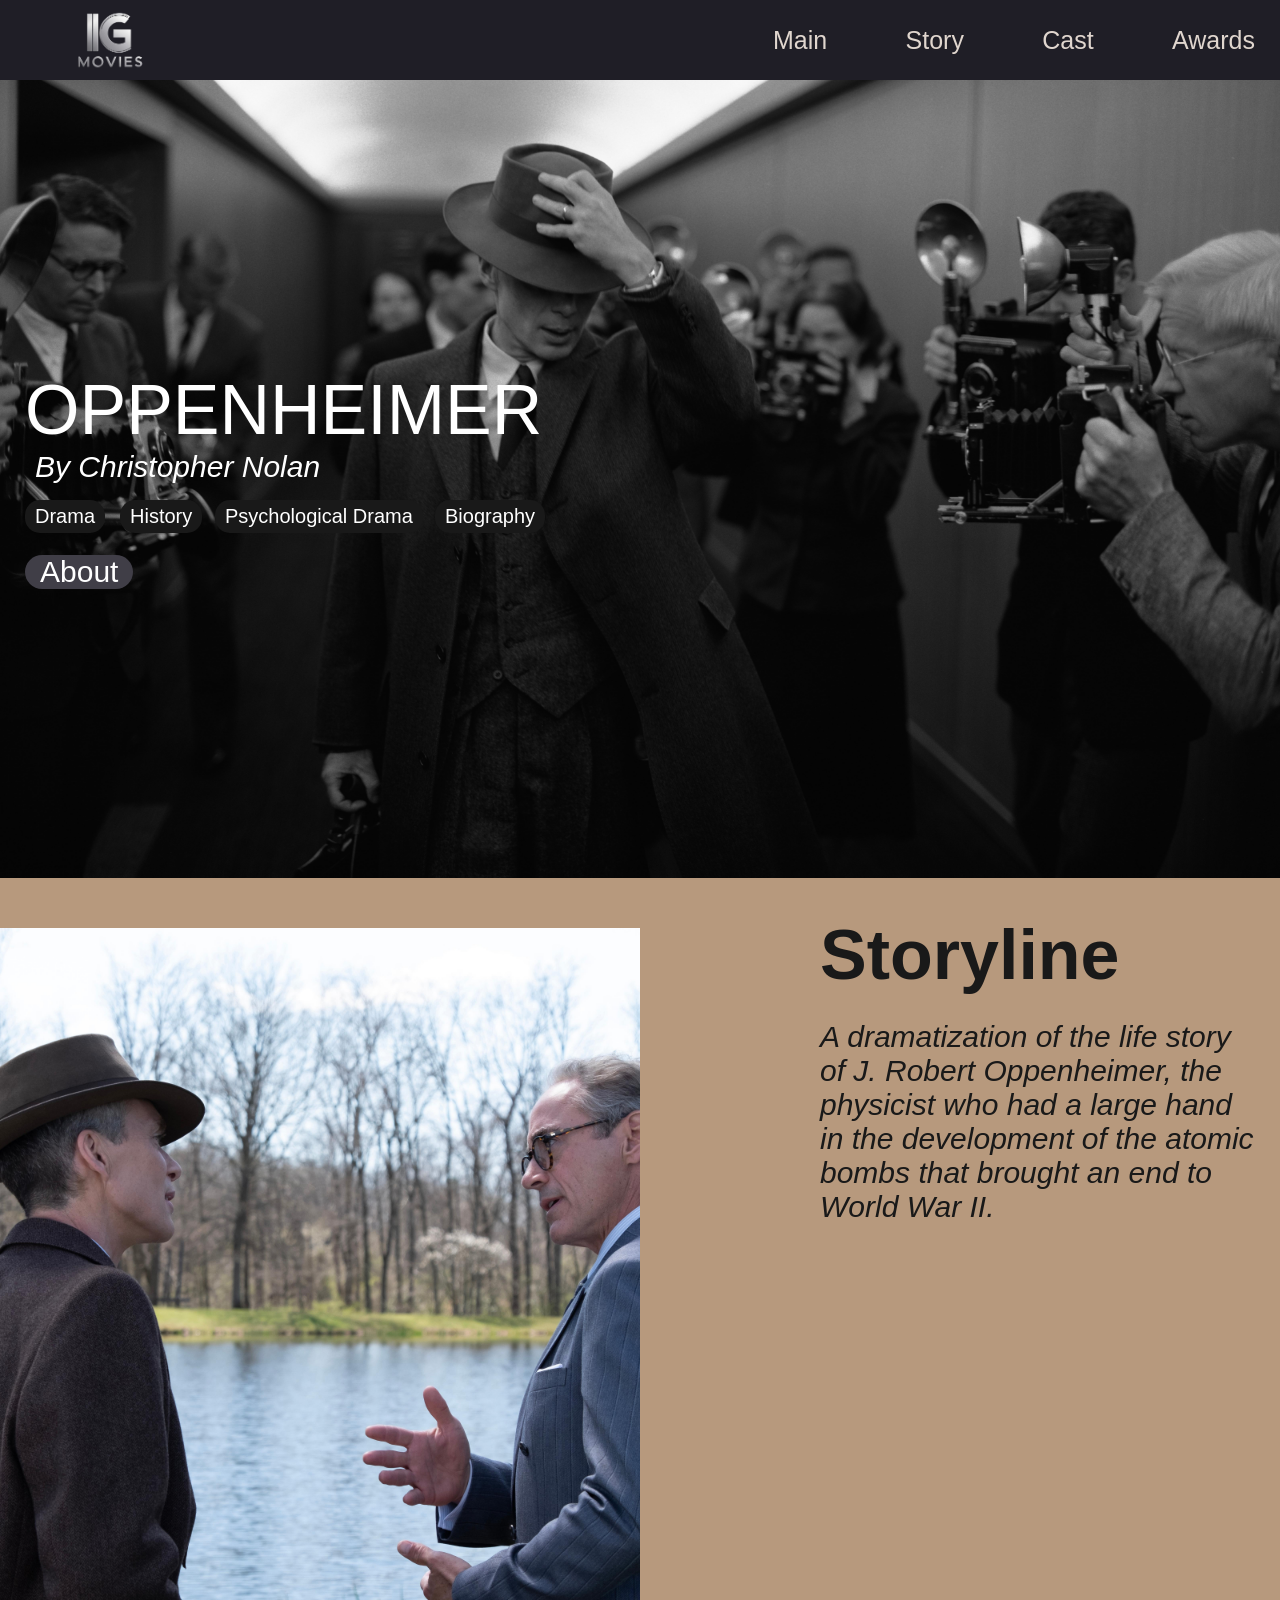
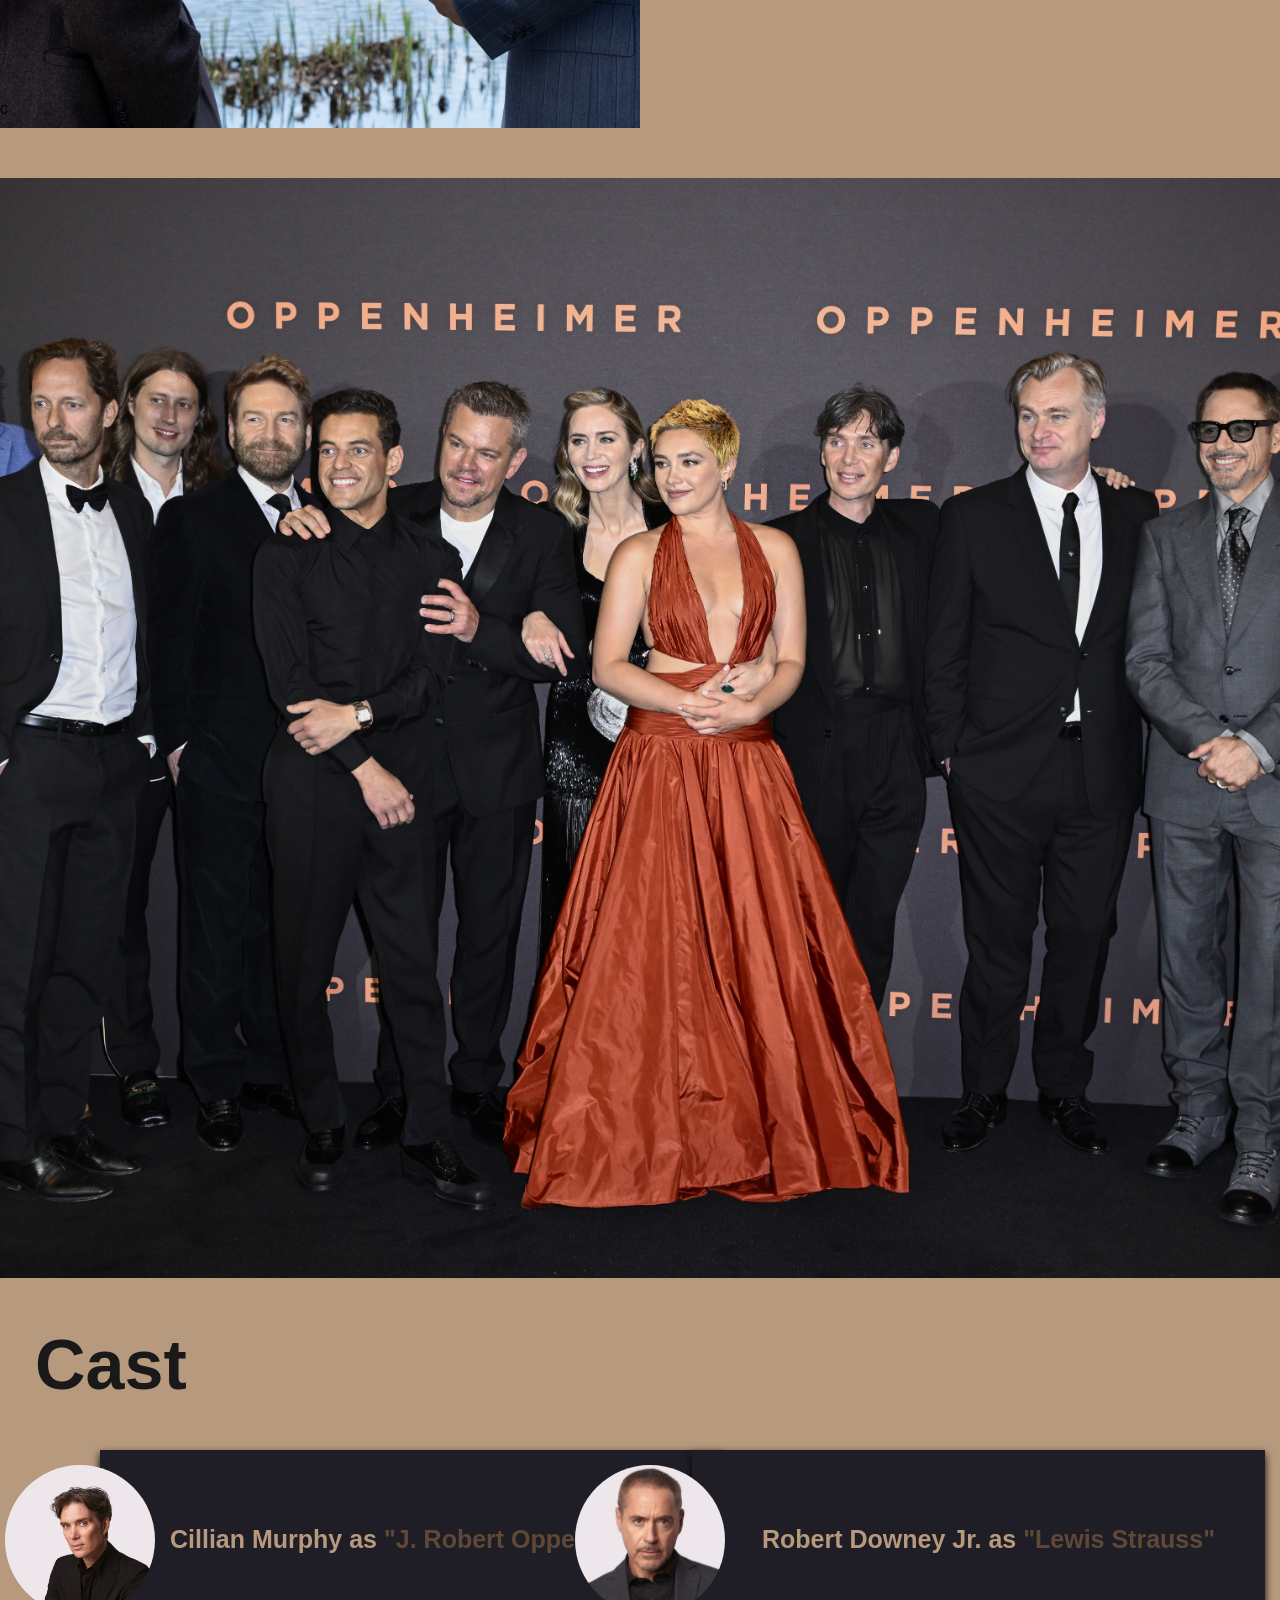
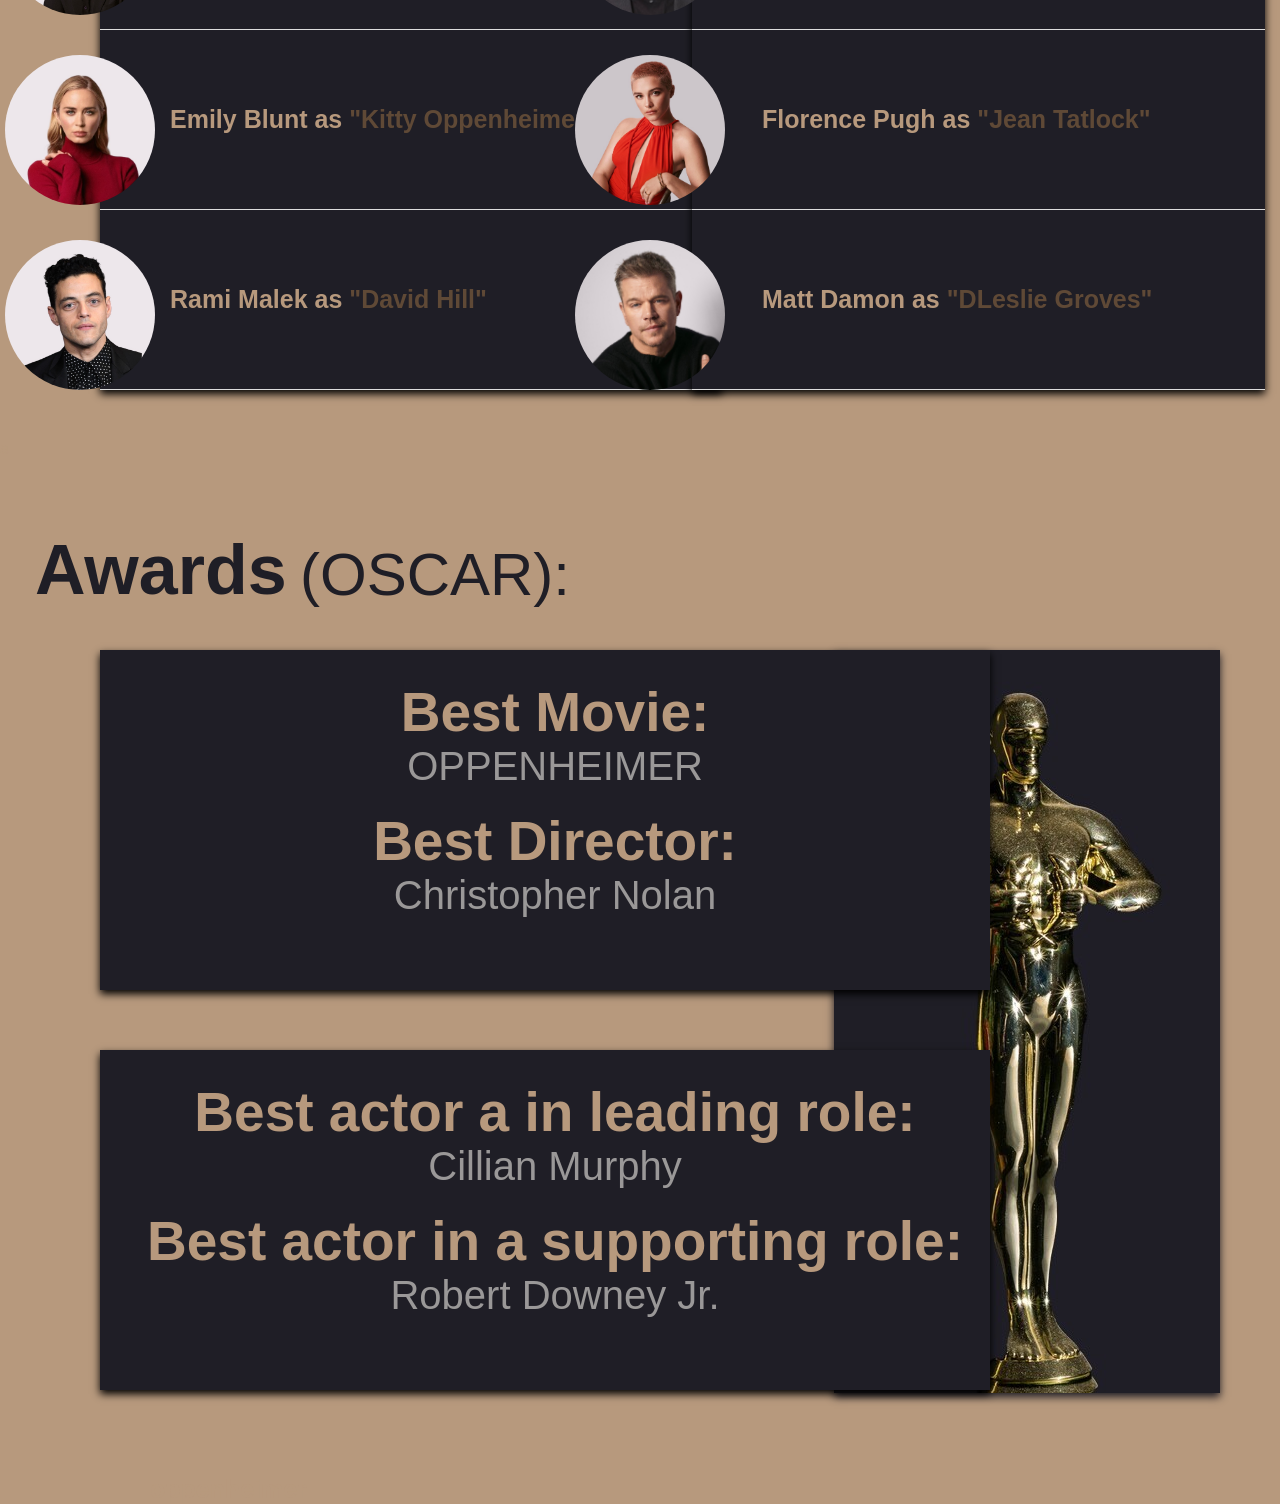
<file: index.html>
-
<!DOCTYPE html>

<head>
  <meta charset="UTF-8" />
  <link rel="stylesheet" href="CSS/home.css">
  <title>OPPENHEIMER</title>
</head>

<body>
  <div class="headerContainer">
    <div class="header">
      <a href="index.html" class="logo">
        <img class="logo" src="logo/logo.jpg" alt="logo" />
      </a>
      <div class="headerLinks">
        <a href="#home">Main</a>
        <a href="#story">Story</a>
        <a href="#cast">Cast</a>
        <a href="#award0">Awards</a>
      </div>
    </div>
  </div>
  <div id="home" class="home">h</div>
  <div class="part1">
    <div class="part12">OPPENHEIMER</div>
    <div class="part13">By Christopher Nolan</div>
    <div class="drama"><a href="https://www.imdb.com/interest/in0000076/?ref_=tt_ov_in_7" target="_blank">Drama</a>
    </div>
    <div class="history"><a href="https://www.imdb.com/interest/in0000080/?ref_=tt_ov_in_8" target="_blank">History</a>
    </div>
    <div class="Psychological-Drama"><a href="https://www.imdb.com/interest/in0000086/?ref_=tt_ov_in_5"
        target="_blank">Psychological Drama</a></div>
    <div class="Biography"><a href="https://www.imdb.com/interest/in0000072/?ref_=tt_ov_in_6"
        target="_blank">Biography</a></div>
    <div class="part14"><a href="about.html" target="_blank">About</a></div>
  </div>
  <div id="story" class="story">i</div>
  <div class="part2">
    <div class="part22">Storyline</div>
    <div class="part23">A dramatization of the life story of J. Robert Oppenheimer, the physicist who had a large hand
      in the development of the atomic bombs that brought an end to World War II.</div>
  </div>
  <div id="cast" class="cast0">c</div>
  <div class="part3"></div>
  <div class="cast">Cast</div>
  <div class="actor-list1">
    <div class="actor-item1">
      <div class="actor-image1">
        <img src="photos/cast/1.jpg" alt="Actor Image">
      </div>
      <p>Cillian Murphy as<strong> "J. Robert Oppenheimer</strong></p>
    </div>
    <div class="actor-item1">
      <div class="actor-image2">
        <img src="photos/cast/3.jpg" alt="Actor Image">
      </div>
      <p>Emily Blunt as<strong> "Kitty Oppenheimer"</strong></p>
    </div>
    <div class="actor-item1">
      <div class="actor-image3">
        <img src="photos/cast/4.jpg" alt="Actor Image">
      </div>
      <p>Rami Malek as<strong> "David Hill"</strong></p>
    </div>
  </div>
  </div>
  <div class="actor-list2">
    <div class="actor-item2">
      <div class="actor-image4">
        <img src="photos/cast/2.jpg" alt="Actor Image">
      </div>
      <p>Robert Downey Jr. as<strong> "Lewis Strauss"</strong></p>
    </div>
    <div class="actor-item2">
      <div class="actor-image5">
        <img src="photos/cast/6.jpg" alt="Actor Image">
      </div>
      <p>Florence Pugh as<strong> "Jean Tatlock"</strong></p>
    </div>
    <div class="actor-item2">
      <div class="actor-image6">
        <img src="photos/cast/5.jpg" alt="Actor Image">
      </div>
      <p>Matt Damon as<strong> "DLeslie Groves"</strong></p>
    </div>
  </div>
  </div>
  <div id="award0" class="award0">a</div>
  <div class="photo-container"><img class="photo" src="photos/Awards/awards.jpg" alt="empty"></div>
  <div class="oscar">Awards </div>
  <div class="oscar2">(OSCAR):</div>
  <div class="awards-container1">
    <div class="awards">
      <div class="award-item">
        <div class="award">Best Movie:</div>
        <div class="winner">OPPENHEIMER</div>
      </div>
      <div class="award-item">
        <div class="award">Best Director:</div>
        <div class="winner">Christopher Nolan</div>
      </div>
    </div>
  </div>
  </div>
  <div class="awards-container2">
    <div class="awards">
      <div class="award-item">
        <div class="award">Best actor a in leading role:</div>
        <div class="winner">Cillian Murphy</div>
      </div>
      <div class="award-item">
        <div class="award">Best actor in a supporting role:</div>
        <div class="winner">Robert Downey Jr.</div>
        <p class="end">oppenheimer</p>
      </div>
    </div>
  </div>
  </div>
</body>
</file>
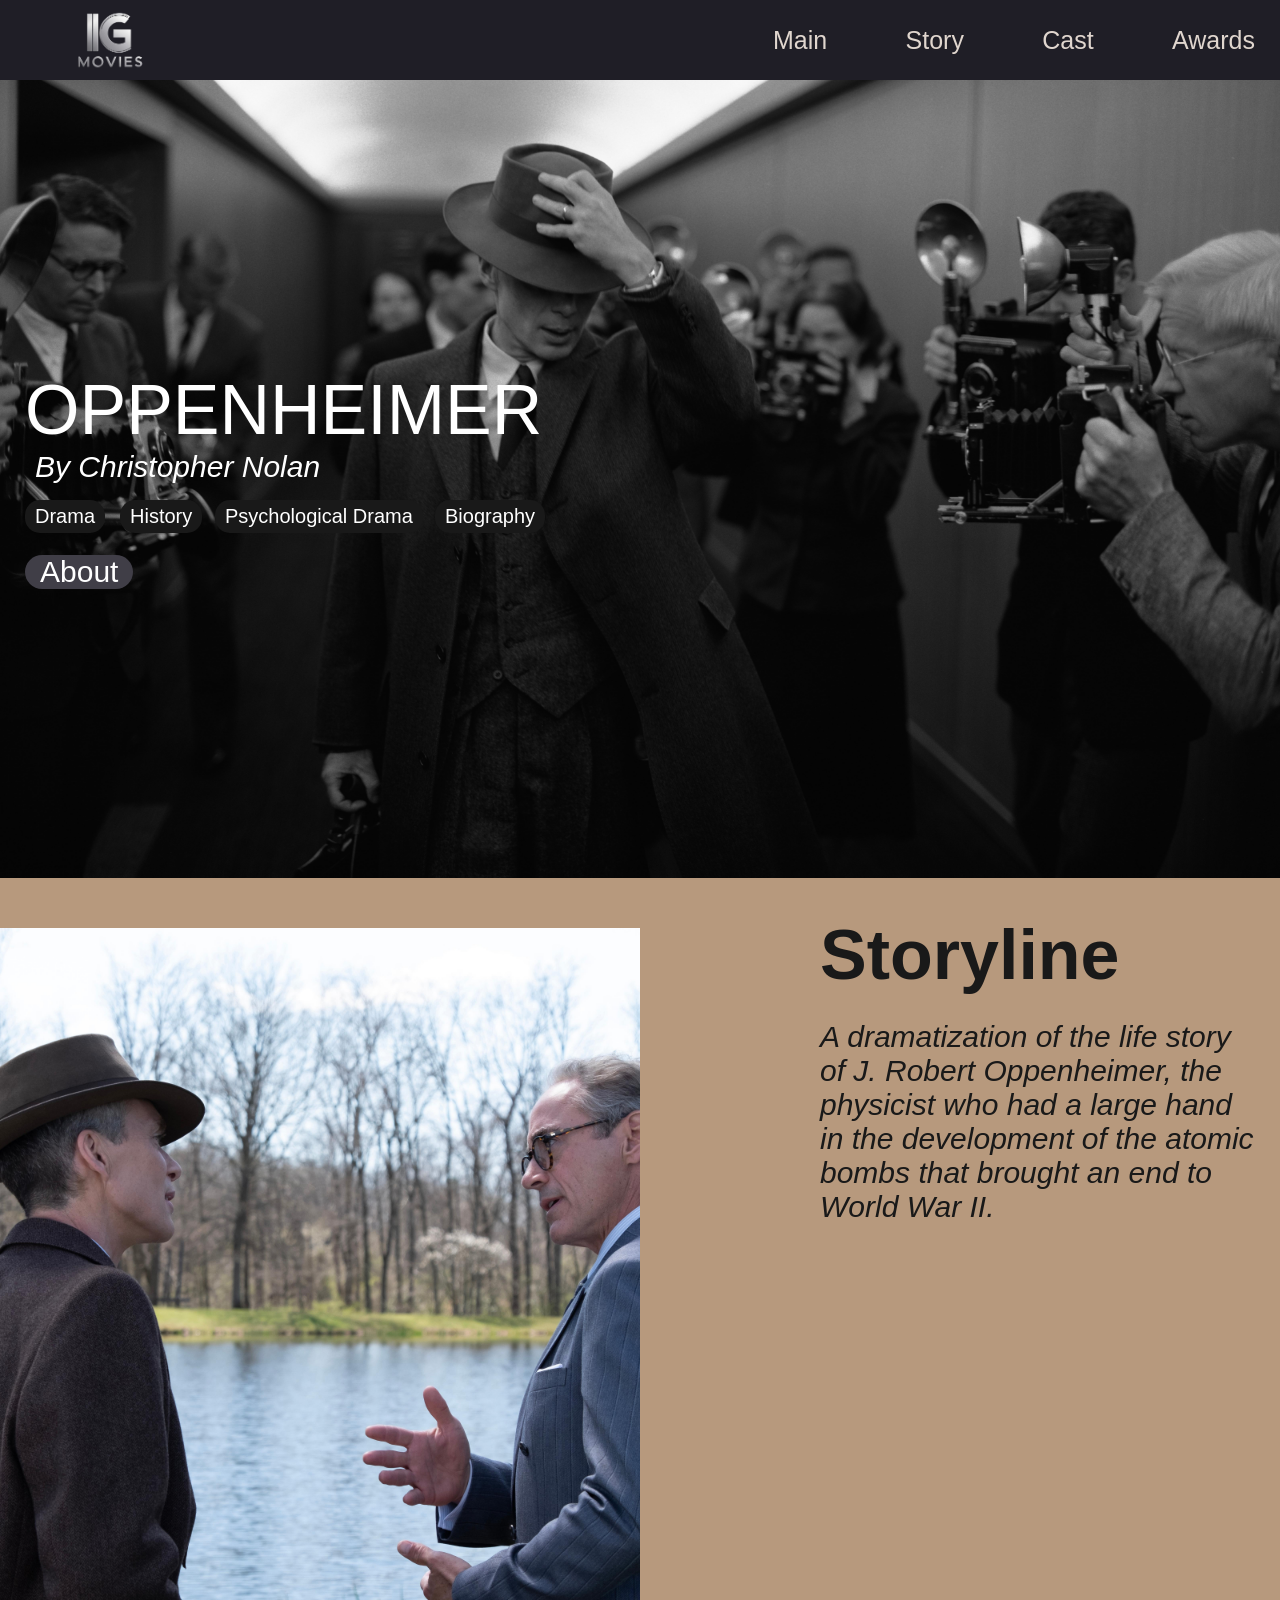
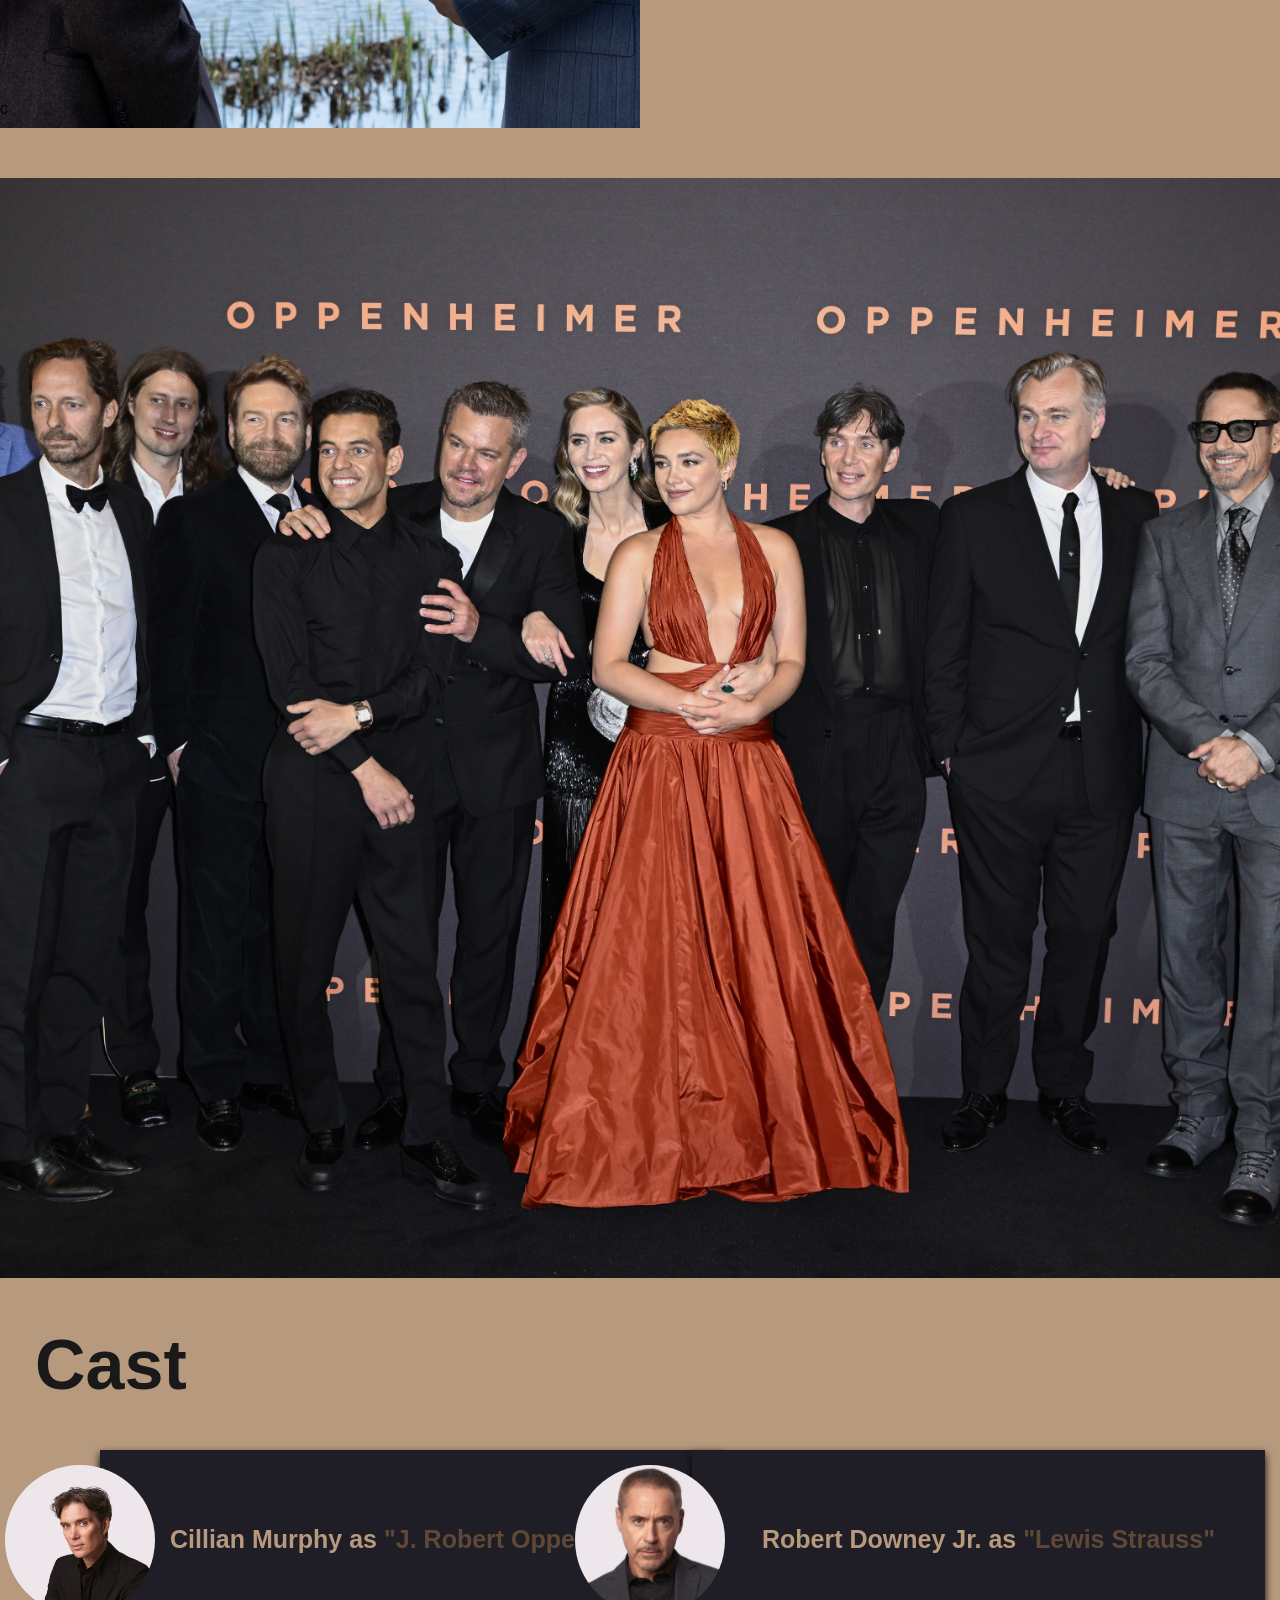
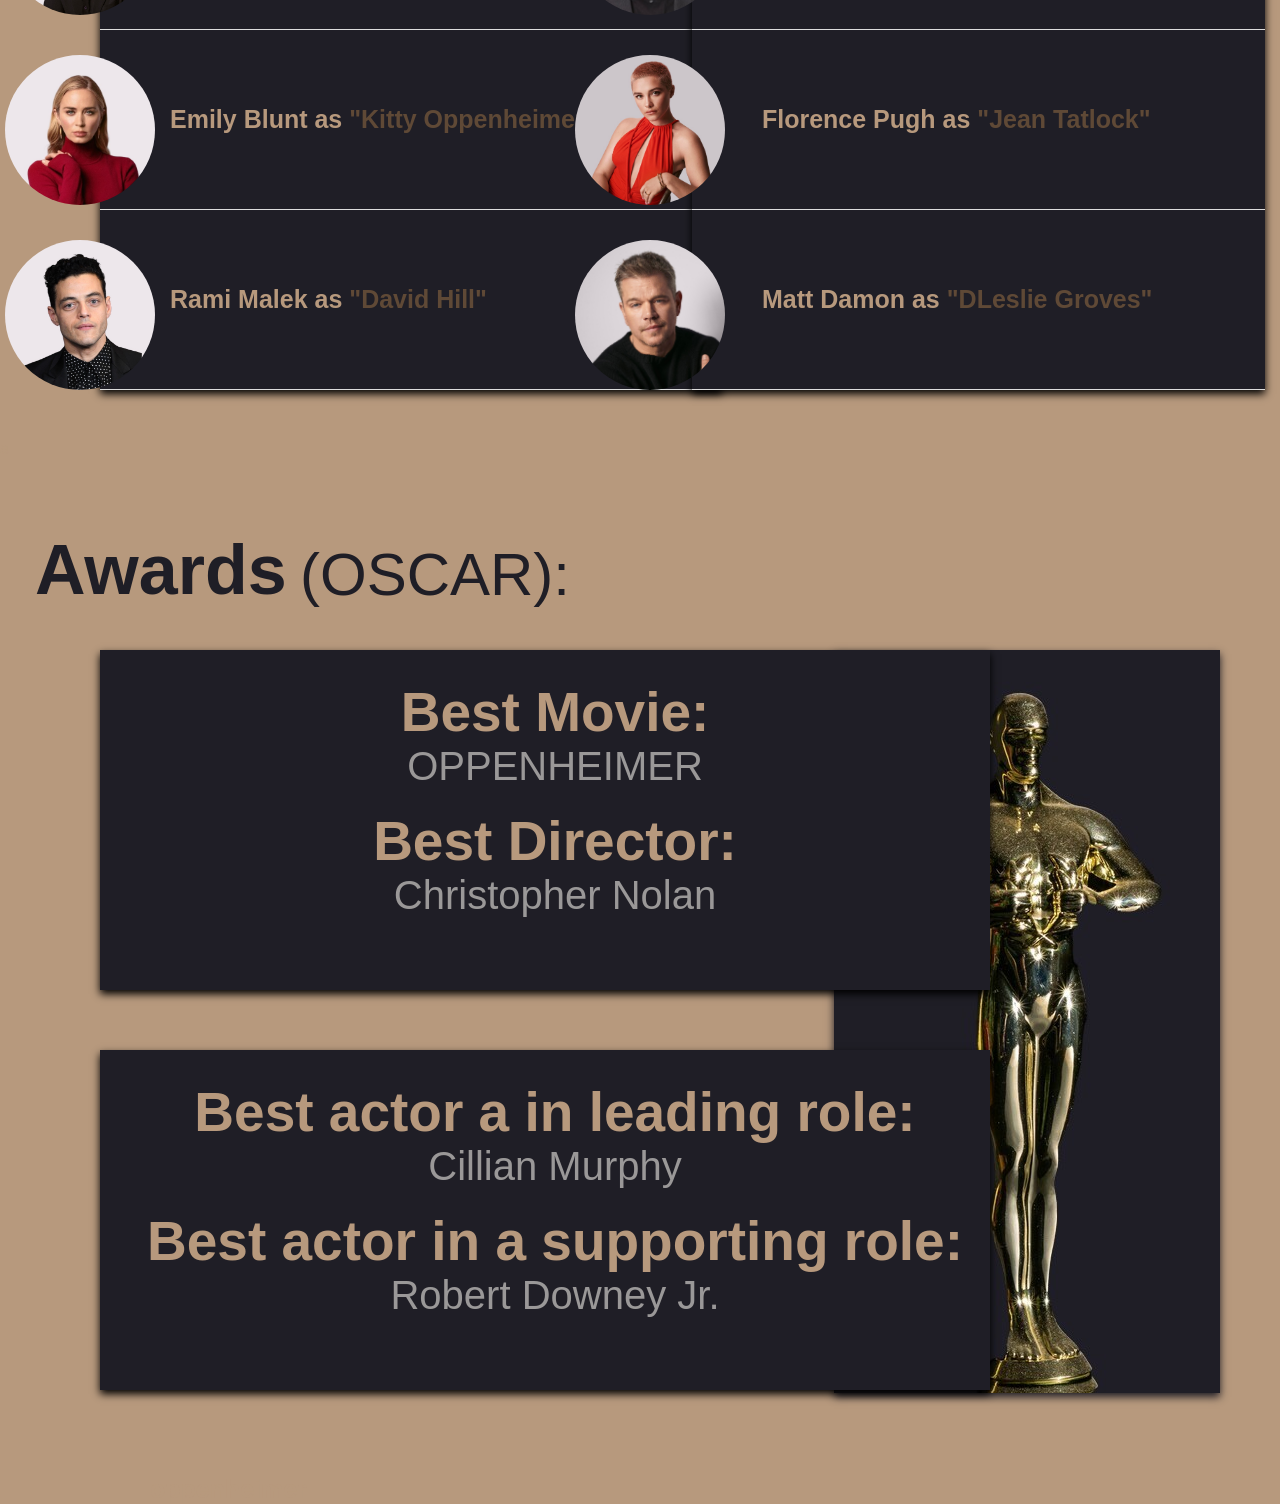
<file: home.html>
-
<!DOCTYPE html>

<head>
  <meta charset="UTF-8" />
  <link rel="stylesheet" href="CSS/home.css">
  <title>OPPENHEIMER</title>
</head>

<body>
  <div class="headerContainer">
    <div class="header">
      <a href="home.html" class="logo">
        <img class="logo" src="logo/logo.jpg" alt="logo" />
      </a>
      <div class="headerLinks">
        <a href="#home">Main</a>
        <a href="#story">Story</a>
        <a href="#cast">Cast</a>
        <a href="#award0">Awards</a>
      </div>
    </div>
  </div>
  <div id="home" class="home">h</div>
  <div class="part1">
    <div class="part12">OPPENHEIMER</div>
    <div class="part13">By Christopher Nolan</div>
    <div class="drama"><a href="https://www.imdb.com/interest/in0000076/?ref_=tt_ov_in_7" target="_blank">Drama</a>
    </div>
    <div class="history"><a href="https://www.imdb.com/interest/in0000080/?ref_=tt_ov_in_8" target="_blank">History</a>
    </div>
    <div class="Psychological-Drama"><a href="https://www.imdb.com/interest/in0000086/?ref_=tt_ov_in_5"
        target="_blank">Psychological Drama</a></div>
    <div class="Biography"><a href="https://www.imdb.com/interest/in0000072/?ref_=tt_ov_in_6"
        target="_blank">Biography</a></div>
    <div class="part14"><a href="about.html" target="_blank">About</a></div>
  </div>
  <div id="story" class="story">i</div>
  <div class="part2">
    <div class="part22">Storyline</div>
    <div class="part23">A dramatization of the life story of J. Robert Oppenheimer, the physicist who had a large hand
      in the development of the atomic bombs that brought an end to World War II.</div>
  </div>
  <div id="cast" class="cast0">c</div>
  <div class="part3"></div>
  <div class="cast">Cast</div>
  <div class="actor-list1">
    <div class="actor-item1">
      <div class="actor-image1">
        <img src="photos/cast/1.jpg" alt="Actor Image">
      </div>
      <p>Cillian Murphy as<strong> "J. Robert Oppenheimer</strong></p>
    </div>
    <div class="actor-item1">
      <div class="actor-image2">
        <img src="photos/cast/3.jpg" alt="Actor Image">
      </div>
      <p>Emily Blunt as<strong> "Kitty Oppenheimer"</strong></p>
    </div>
    <div class="actor-item1">
      <div class="actor-image3">
        <img src="photos/cast/4.jpg" alt="Actor Image">
      </div>
      <p>Rami Malek as<strong> "David Hill"</strong></p>
    </div>
  </div>
  </div>
  <div class="actor-list2">
    <div class="actor-item2">
      <div class="actor-image4">
        <img src="photos/cast/2.jpg" alt="Actor Image">
      </div>
      <p>Robert Downey Jr. as<strong> "Lewis Strauss"</strong></p>
    </div>
    <div class="actor-item2">
      <div class="actor-image5">
        <img src="photos/cast/6.jpg" alt="Actor Image">
      </div>
      <p>Florence Pugh as<strong> "Jean Tatlock"</strong></p>
    </div>
    <div class="actor-item2">
      <div class="actor-image6">
        <img src="photos/cast/5.jpg" alt="Actor Image">
      </div>
      <p>Matt Damon as<strong> "DLeslie Groves"</strong></p>
    </div>
  </div>
  </div>
  <div id="award0" class="award0">a</div>
  <div class="photo-container"><img class="photo" src="photos/Awards/awards.jpg" alt="empty"></div>
  <div class="oscar">Awards </div>
  <div class="oscar2">(OSCAR):</div>
  <div class="awards-container1">
    <div class="awards">
      <div class="award-item">
        <div class="award">Best Movie:</div>
        <div class="winner">OPPENHEIMER</div>
      </div>
      <div class="award-item">
        <div class="award">Best Director:</div>
        <div class="winner">Christopher Nolan</div>
      </div>
    </div>
  </div>
  </div>
  <div class="awards-container2">
    <div class="awards">
      <div class="award-item">
        <div class="award">Best actor a in leading role:</div>
        <div class="winner">Cillian Murphy</div>
      </div>
      <div class="award-item">
        <div class="award">Best actor in a supporting role:</div>
        <div class="winner">Robert Downey Jr.</div>
        <p class="end">oppenheimer</p>
      </div>
    </div>
  </div>
  </div>
</body>
</file>
<file: CSS/home.css>
html {
  scroll-behavior: smooth;
}

body {
  background-color: #B7997D;
  padding: 0;
  margin: 0;
  box-sizing: border-box;
  font-family: 'Poppins', sans-serif;
}

.headerContainer {
  background-color: #1F1E26;
  position: fixed;
  width: 100%;
  top: 0;
  z-index: 1;
}

.header {
  height: 50px;
  color: #e0d6ce;
  justify-content: space-between;
  padding: 30px 100px 0 100px;
}

.logo {
  max-height: 100px;
  width: 120px;
  position: absolute;
  top: 0px;
  left: 25px;
}

.headerLinks {
  position: absolute;
  right: 10px;
  bottom: 15px;
  width: 40%;
  display: flex;
  justify-content: space-between;
  font-size: 25px;
}

.headerLinks a {
  text-decoration: none;
  color: #e0d6ce;
  padding: 10px 15px;
  border-radius: 25px;
  transition: all 0.3s;
}

.headerLinks a:hover {
  background-color: #614c39;
  transform: translateY(-5px);
}

.home {
  color: #1F1E26;
  position: absolute;
  top: 0px;
}

.part1 {
    background-image: url(../photos/Home/home1.jpg);
    width: 100%;
    background-position: center;
    background-size: cover;
    height: 800px;
    margin-top: 60px;
}

.part12 {
  color: #ffffff;
  font-size: 70px;
  position: absolute;
  top: 370px;
  left: 25px;
}

.part13 {
  color: #ffffff;
  font-size: 30px;
  font-style: oblique;
  position: absolute;
  top: 450px;
  left: 35px;
}

.drama a {
  background-color: #191919;
  color: #ffffff;
  font-size: 20px;
  border-radius: 15px;
  position: absolute;
  top: 500px;
  left: 25px;
  padding: 5px 10px;
  text-decoration: none;
}

.drama a:hover {
  background-color: #614c39;
}

.history a {
  background-color: #191919;
  color: #ffffff;
  font-size: 20px;
  border-radius: 15px;
  position: absolute;
  top: 500px;
  left: 120px;
  padding: 5px 10px;
  text-decoration: none;
}

.history a:hover {
  background-color: #614c39;
}

.Psychological-Drama a {
  background-color: #191919;
  color: #ffffff;
  font-size: 20px;
  border-radius: 15px;
  position: absolute;
  top: 500px;
  left: 215px;
  padding: 5px 10px;
  text-decoration: none;
}

.Psychological-Drama a:hover {
  background-color: #614c39;
}

.Biography a {
  background-color: #191919;
  color: #ffffff;
  font-size: 20px;
  border-radius: 15px;
  position: absolute;
  top: 500px;
  left: 435px;
  padding: 5px 10px;
  text-decoration: none;
}

.Biography a:hover {
  background-color: #614c39;
}

.part14 a {
  background-color: #403e47;
  position: absolute;
  top: 555px;
  left: 25px;
  font-size: 30px;
  color: #ffffff;
  padding: 0 15px;
  border-radius: 25px;
  text-decoration: none;
  transition: all 0.3s;
}

.part14 a:hover {
  background-color: #000000;
  transform: translateY(-5px);
  color: #ffffff;
}

.story {
  color: #050505;
  position: absolute;
  top: 800px;
  left: 0px;
}

.part2 {
  background-image: url(../photos/Story/story.jpg);
  width: 50%;
  background-position: center;
  background-size: cover;
  height: 800px;
  margin-top: 50px;
}

.part22 {
  color: #191919;
  font-size: 70px;
  font-weight: bold;
  position: absolute;
  top: 915px;
  left: 820px;
}

.part23 {
  color: #191919;
  font-style: oblique;
  font-size: 30px;
  position: absolute;
  top: 1020px;
  left: 820px;
  right: 25px;
}

.cast0 {
  color: #000000;
  position: absolute;
  top: 1700px;
}

.part3 {
    background-image: url(../photos/cast/cast.jpg);
    width: 100%;
    background-position: center;
    background-size: cover;
    height: 1100px;
    margin-top: 50px;
}

.cast {
  position: absolute;
  top: 2925px;
  left: 35px;
  font-size: 70px;
  color: #191919;
  font-weight: bold;
}

.actor-list1 {
  position: absolute;
  top: 3050px;
  left: 100px;
  background-color: #1F1E26;
  box-shadow: 0 4px 8px;
}

.actor-item1 {
  padding: 50px;
  border-bottom: 1px solid #ddd;
}

.actor-image1 {
  width: 150px;
  height: 150px;
  border-radius: 50%;
  overflow: hidden;
  position: absolute;
  top: 15px;
  left: -95px;
}

.actor-image1 img {
  width: 100%;
  height: 100%;
  object-fit: cover;
}

.actor-image2 {
  width: 150px;
  height: 150px;
  border-radius: 50%;
  overflow: hidden;
  position: absolute;
  top: 205px;
  left: -95px;
}

.actor-image2 img {
  width: 100%;
  height: 100%;
  object-fit: cover;
}

.actor-image3 {
  width: 150px;
  height: 150px;
  border-radius: 50%;
  overflow: hidden;
  position: absolute;
  top: 390px;
  left: -95px;
}

.actor-image3 img {
  width: 100%;
  height: 100%;
  object-fit: cover;
}

.actor-list2 {
  position: absolute;
  top: 3050px;
  right: 15px;
  background-color: #1F1E26;
  box-shadow: 0 4px 8px;
}

.actor-item2 {
  padding: 50px;
  border-bottom: 1px solid #ddd;
}

.actor-image4 {
  width: 150px;
  height: 150px;
  border-radius: 50%;
  overflow: hidden;
  position: absolute;
  top: 15px;
  right: 540px;
}

.actor-image4 img {
  width: 100%;
  height: 100%;
  object-fit: cover;
}

.actor-image5 {
    width: 150px;
    height: 150px;
    border-radius: 50%;
    overflow: hidden;
    position: absolute;
    top: 205px;
    right: 540px;
}

.actor-image5 img {
  width: 100%;
  height: 100%;
  object-fit: cover;

}


.actor-image6 {
    width: 150px;
    height: 150px;
    border-radius: 50%;
    overflow: hidden;
    position: absolute;
    top: 390px;
    right: 540px;
}

.actor-image6 img {
  width: 100%;
  height: 100%;
  object-fit: cover;
}


p {
  color: #B7997D;
  font-weight: bold;
  font-size: 25px;
  padding-left: 20px;
}

strong {
  color: #5f4936;
}

.photo {
  position: absolute;
  top: 3850px;
  right: 60px;
  box-shadow: 0 4px 8px;
}

.award0 {
  color: #B7997D;
  position: absolute;
  top: 3640px;
}

.photo-container {
  color: #1F1E26;
  box-shadow: 0 8px 16px;
}

.awards-container1 {
  width: 850px;
  height: 300px;
  padding: 20px;
  position: absolute;
  top: 3850px;
  left: 100px;
  background-color: #1F1E26;
  box-shadow: 0px 4px 8px;
}

.awards-container2 {
  width: 850px;
  height: 300px;
  padding: 20px;
  position: absolute;
  top: 4250px;
  left: 100px;
  background-color: #1F1E26;
  box-shadow: 0 4px 8px;
}

.oscar {
  color: #1f1e26;
  font-size: 70px;
  position: absolute;
  top: 3730px;
  left: 35px;
  font-weight: bold;
}

.oscar2 {
  color: #1f1e26;
  font-size: 60px;
  position: absolute;
  top: 3740px;
  left: 300px;

}

.award-item {
  text-align: center;
  width: 100%;
  padding: 10px;
}

.award {
  font-size: 55px;
  font-weight: bold;
  color: #B7997D;
}

.winner {
  font-size: 40px;
  color: #9a9898;
}

.end {
  color: #B7997D;
  position: absolute;
  top: 400px;
}
</file>
